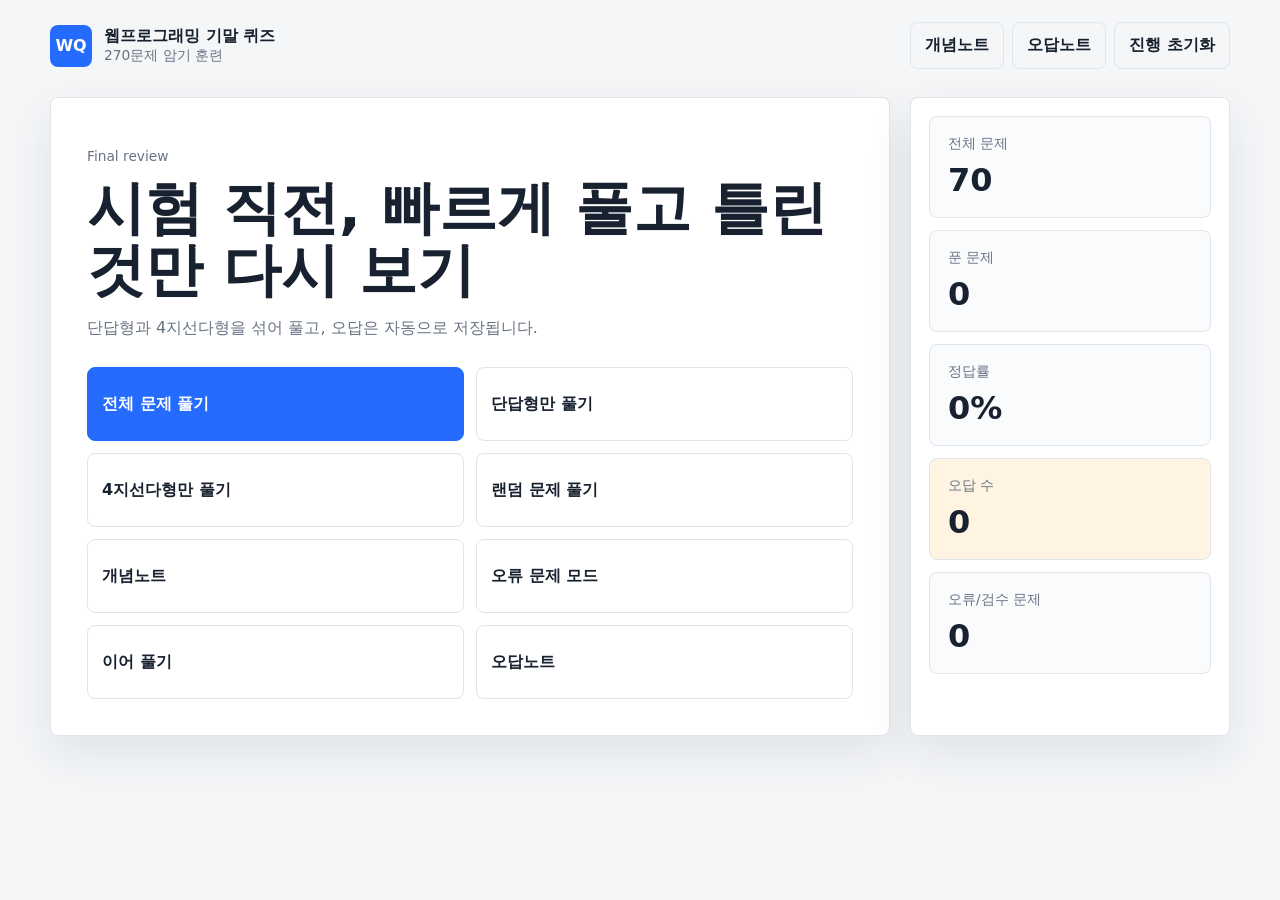
<file: index.html>
<!doctype html>
<html lang="ko">
  <head>
    <meta charset="UTF-8" />
    <meta name="viewport" content="width=device-width, initial-scale=1.0" />
    <title>웹프로그래밍 기말 270문제 퀴즈</title>
    <link rel="stylesheet" href="style.css" />
  </head>
  <body>
    <div class="app-shell">
      <header class="topbar">
        <button class="brand" type="button" data-action="home">
          <span class="brand-mark">WQ</span>
          <span>
            <strong>웹프로그래밍 기말 퀴즈</strong>
            <small>270문제 암기 훈련</small>
          </span>
        </button>
        <div class="topbar-actions">
          <button class="ghost-btn" type="button" data-action="glossary">개념노트</button>
          <button class="ghost-btn" type="button" data-action="wrong-note">오답노트</button>
          <button class="ghost-btn" type="button" data-action="reset-progress">진행 초기화</button>
        </div>
      </header>

      <main>
        <section id="homeView" class="view active">
          <div class="home-grid">
            <section class="intro-panel">
              <p class="eyebrow">Final review</p>
              <h1>시험 직전, 빠르게 풀고 틀린 것만 다시 보기</h1>
              <p class="intro-copy">단답형과 4지선다형을 섞어 풀고, 오답은 자동으로 저장됩니다.</p>
              <div class="mode-grid">
                <button class="mode-card primary" type="button" data-mode="all">전체 문제 풀기</button>
                <button class="mode-card" type="button" data-mode="short">단답형만 풀기</button>
                <button class="mode-card" type="button" data-mode="choice">4지선다형만 풀기</button>
                <button class="mode-card" type="button" data-mode="random">랜덤 문제 풀기</button>
                <button class="mode-card" type="button" data-action="glossary">개념노트</button>
                <button class="mode-card" type="button" data-mode="errors">오류 문제 모드</button>
                <button class="mode-card" type="button" data-mode="resume">이어 풀기</button>
                <button class="mode-card" type="button" data-mode="wrong">오답노트</button>
              </div>
            </section>

            <aside class="stats-panel">
              <div class="stat-card">
                <span>전체 문제</span>
                <strong id="totalCount">0</strong>
              </div>
              <div class="stat-card">
                <span>푼 문제</span>
                <strong id="answeredCount">0</strong>
              </div>
              <div class="stat-card">
                <span>정답률</span>
                <strong id="accuracyRate">0%</strong>
              </div>
              <div class="stat-card alert">
                <span>오답 수</span>
                <strong id="wrongCount">0</strong>
              </div>
              <div class="stat-card">
                <span>오류/검수 문제</span>
                <strong id="errorCount">0</strong>
              </div>
            </aside>
          </div>
        </section>

        <section id="quizView" class="view">
          <div class="quiz-layout">
            <section class="quiz-card">
              <div class="quiz-meta">
                <span id="questionProgress">1 / 270</span>
                <span id="categoryBadge" class="badge">카테고리</span>
                <span id="typeBadge" class="badge muted">유형</span>
              </div>
              <h2 id="questionText"></h2>
              <div id="answerArea" class="answer-area"></div>
              <div class="quiz-actions">
                <button class="secondary-btn" type="button" data-action="prev">이전</button>
                <button class="primary-btn" type="button" data-action="check">정답 확인</button>
                <button class="secondary-btn" type="button" data-action="next">다음</button>
              </div>
              <div class="utility-actions">
                <button class="ghost-btn" type="button" data-action="bookmark" id="bookmarkBtn">북마크</button>
                <button class="ghost-btn" type="button" data-action="toggle-wrong" id="wrongToggleBtn">오답노트 추가</button>
              </div>
              <div id="feedback" class="feedback hidden"></div>
            </section>

            <aside class="side-panel">
              <div>
                <span class="side-label">현재 세트</span>
                <strong id="sessionTitle">전체 문제</strong>
              </div>
              <div class="progress-track">
                <div id="progressBar" class="progress-bar"></div>
              </div>
              <button class="secondary-btn full" type="button" data-action="finish">결과 보기</button>
              <button class="ghost-btn full" type="button" data-action="home">홈으로</button>
            </aside>
          </div>
        </section>

        <section id="resultView" class="view">
          <section class="result-panel">
            <p class="eyebrow">Result</p>
            <h2>풀이 결과</h2>
            <div id="resultStats" class="result-grid"></div>
            <div id="categoryStats" class="category-list"></div>
            <div class="mode-grid compact">
              <button class="mode-card" type="button" data-mode="wrong-retry">오답만 다시 풀기</button>
              <button class="mode-card" type="button" data-mode="errors">오류 문제 확인</button>
              <button class="mode-card" type="button" data-mode="all">전체 다시 풀기</button>
              <button class="mode-card" type="button" data-mode="random30">랜덤 30문제 풀기</button>
              <button class="mode-card" type="button" data-action="home">홈으로 돌아가기</button>
            </div>
          </section>
        </section>

        <section id="wrongView" class="view">
          <section class="wrong-panel">
            <div class="section-head">
              <div>
                <p class="eyebrow">Wrong note</p>
                <h2>오답노트</h2>
              </div>
              <div class="topbar-actions">
                <button class="secondary-btn" type="button" data-action="retry-wrong">오답만 다시 풀기</button>
                <button class="ghost-btn danger" type="button" data-action="clear-wrong">전체 오답 초기화</button>
              </div>
            </div>
            <label class="toggle-line">
              <input id="showAnswersToggle" type="checkbox" />
              정답 보이기
            </label>
            <div id="wrongList" class="wrong-list"></div>
          </section>
        </section>

        <section id="glossaryView" class="view">
          <section class="glossary-panel">
            <div class="section-head">
              <div>
                <p class="eyebrow">Concept note</p>
                <h2>정답 단어노트</h2>
              </div>
              <button class="ghost-btn" type="button" data-action="home">홈으로</button>
            </div>
            <div class="glossary-tools">
              <input id="glossarySearch" class="short-input" type="search" placeholder="프롬프트, GitHub, WFM 검색" />
              <select id="glossaryCategory" class="filter-select">
                <option value="all">전체 카테고리</option>
                <option value="AI 기획">AI 기획</option>
                <option value="바이브 코딩">바이브 코딩</option>
                <option value="배포 및 관리">배포 및 관리</option>
                <option value="HTML">HTML</option>
                <option value="피지컬 AI">피지컬 AI</option>
                <option value="기타">기타</option>
              </select>
            </div>
            <div id="glossaryCount" class="side-label"></div>
            <div id="glossaryList" class="glossary-list"></div>
          </section>
        </section>
      </main>
    </div>

    <script src="cleanedQuestions.js?v=cleaned-review"></script>
    <script src="glossary.js?v=concept-note"></script>
    <script src="script.js?v=concept-note"></script>
  </body>
</html>
</file>
<file: style.css>
:root {
  --bg: #f4f6f8;
  --panel: #ffffff;
  --text: #18212f;
  --muted: #687386;
  --line: #dfe5ed;
  --primary: #246bfe;
  --primary-dark: #174fc2;
  --ok: #117a48;
  --bad: #bc2f32;
  --warn-bg: #fff4e1;
  --shadow: 0 18px 48px rgba(31, 42, 62, 0.09);
}

* {
  box-sizing: border-box;
}

body {
  margin: 0;
  min-height: 100vh;
  background: var(--bg);
  color: var(--text);
  font-family: "Pretendard", "Segoe UI", system-ui, sans-serif;
}

button,
input,
select {
  font: inherit;
}

button {
  cursor: pointer;
}

.app-shell {
  width: min(1180px, calc(100% - 32px));
  margin: 0 auto;
  padding: 22px 0 48px;
}

.topbar,
.section-head,
.quiz-meta,
.quiz-actions,
.utility-actions,
.topbar-actions {
  display: flex;
  align-items: center;
}

.topbar {
  justify-content: space-between;
  gap: 16px;
  margin-bottom: 28px;
}

.brand {
  display: flex;
  align-items: center;
  gap: 12px;
  border: 0;
  background: transparent;
  color: var(--text);
  text-align: left;
  padding: 0;
}

.brand-mark {
  display: grid;
  place-items: center;
  width: 42px;
  height: 42px;
  border-radius: 8px;
  background: var(--primary);
  color: white;
  font-weight: 800;
}

.brand small,
.stat-card span,
.side-label,
.eyebrow {
  display: block;
  color: var(--muted);
  font-size: 0.86rem;
}

.topbar-actions {
  gap: 8px;
  flex-wrap: wrap;
  justify-content: flex-end;
}

.view {
  display: none;
}

.view.active {
  display: block;
}

.home-grid,
.quiz-layout {
  display: grid;
  grid-template-columns: minmax(0, 1fr) 320px;
  gap: 20px;
}

.intro-panel,
.stats-panel,
.quiz-card,
.side-panel,
.result-panel,
.wrong-panel,
.glossary-panel {
  background: var(--panel);
  border: 1px solid var(--line);
  border-radius: 8px;
  box-shadow: var(--shadow);
}

.intro-panel,
.quiz-card,
.result-panel,
.wrong-panel,
.glossary-panel {
  padding: clamp(22px, 4vw, 36px);
}

.intro-panel h1,
.result-panel h2,
.wrong-panel h2,
.glossary-panel h2 {
  margin: 8px 0 12px;
  font-size: clamp(2rem, 5vw, 3.6rem);
  line-height: 1.08;
}

.quiz-card h2 {
  margin: 22px 0;
  font-size: clamp(1.35rem, 2.7vw, 2.1rem);
  line-height: 1.45;
}

.intro-copy {
  color: var(--muted);
  line-height: 1.7;
  margin: 0 0 26px;
}

.mode-grid {
  display: grid;
  grid-template-columns: repeat(2, minmax(0, 1fr));
  gap: 12px;
}

.mode-grid.compact {
  grid-template-columns: repeat(4, minmax(0, 1fr));
  margin-top: 24px;
}

.mode-card,
.primary-btn,
.secondary-btn,
.ghost-btn,
.choice-btn {
  border-radius: 8px;
  border: 1px solid var(--line);
  min-height: 46px;
  padding: 12px 14px;
  background: white;
  color: var(--text);
  font-weight: 700;
}

.mode-card {
  text-align: left;
  min-height: 74px;
}

.mode-card.primary,
.primary-btn {
  background: var(--primary);
  border-color: var(--primary);
  color: white;
}

.primary-btn:hover,
.mode-card.primary:hover {
  background: var(--primary-dark);
}

.secondary-btn {
  background: #edf3ff;
  border-color: #c9d9ff;
  color: var(--primary-dark);
}

.ghost-btn {
  background: transparent;
  min-height: 40px;
}

.ghost-btn.danger {
  color: var(--bad);
}

.stats-panel,
.side-panel {
  padding: 18px;
}

.stat-card {
  padding: 18px;
  border: 1px solid var(--line);
  border-radius: 8px;
  background: #fafbfd;
  margin-bottom: 12px;
}

.stat-card strong {
  display: block;
  margin-top: 8px;
  font-size: 2rem;
}

.stat-card.alert {
  background: var(--warn-bg);
}

.quiz-meta {
  gap: 8px;
  flex-wrap: wrap;
}

.badge {
  border-radius: 999px;
  padding: 6px 10px;
  background: #e8f0ff;
  color: var(--primary-dark);
  font-size: 0.86rem;
  font-weight: 800;
}

.badge.muted {
  background: #eef1f5;
  color: var(--muted);
}

.answer-area {
  margin: 20px 0;
}

.short-input {
  width: 100%;
  min-height: 56px;
  border: 1px solid var(--line);
  border-radius: 8px;
  padding: 14px 16px;
  background: #fbfcfe;
}

.filter-select {
  width: 100%;
  min-height: 56px;
  border: 1px solid var(--line);
  border-radius: 8px;
  padding: 0 14px;
  background: #fbfcfe;
}

.choice-grid {
  display: grid;
  gap: 10px;
}

.choice-btn {
  width: 100%;
  text-align: left;
  line-height: 1.55;
}

.choice-btn.selected {
  border-color: var(--primary);
  background: #edf3ff;
}

.quiz-actions {
  gap: 10px;
  flex-wrap: wrap;
}

.quiz-actions button {
  flex: 1;
}

.utility-actions {
  gap: 8px;
  margin-top: 12px;
  flex-wrap: wrap;
}

.feedback {
  margin-top: 18px;
  padding: 16px;
  border-radius: 8px;
  line-height: 1.6;
  background: #f6f8fb;
  border: 1px solid var(--line);
}

.feedback.correct {
  border-color: #b9e3cd;
  background: #edf9f2;
}

.feedback.wrong {
  border-color: #f0b6b7;
  background: #fff0f0;
}

.feedback.review {
  border-color: #f3d08a;
  background: #fff8e8;
}

.answer-note-box {
  margin-top: 14px;
  padding: 14px;
  border: 1px solid #c9d9ff;
  border-radius: 8px;
  background: #f5f8ff;
}

.answer-note-box p {
  margin: 8px 0;
}

.hidden {
  display: none;
}

.side-panel {
  display: flex;
  flex-direction: column;
  gap: 16px;
  height: fit-content;
}

.progress-track {
  height: 10px;
  background: #e7ebf1;
  border-radius: 999px;
  overflow: hidden;
}

.progress-bar {
  width: 0;
  height: 100%;
  background: var(--primary);
}

.full {
  width: 100%;
}

.result-grid {
  display: grid;
  grid-template-columns: repeat(5, minmax(0, 1fr));
  gap: 10px;
}

.result-item,
.category-item,
.wrong-item {
  border: 1px solid var(--line);
  border-radius: 8px;
  background: #fafbfd;
  padding: 14px;
}

.result-item strong {
  display: block;
  margin-top: 6px;
  font-size: 1.6rem;
}

.category-list {
  display: grid;
  gap: 8px;
  margin-top: 18px;
}

.category-item {
  display: flex;
  justify-content: space-between;
  gap: 12px;
}

.wrong-panel .section-head {
  justify-content: space-between;
  gap: 16px;
}

.glossary-panel .section-head {
  justify-content: space-between;
  gap: 16px;
}

.glossary-tools {
  display: grid;
  grid-template-columns: minmax(0, 1fr) 220px;
  gap: 12px;
  margin: 18px 0 12px;
}

.glossary-list {
  display: grid;
  grid-template-columns: repeat(2, minmax(0, 1fr));
  gap: 12px;
  margin-top: 14px;
}

.glossary-card {
  border: 1px solid var(--line);
  border-radius: 8px;
  background: #fafbfd;
  padding: 16px;
}

.glossary-summary {
  display: flex;
  justify-content: space-between;
  align-items: flex-start;
  gap: 12px;
  width: 100%;
  border: 0;
  background: transparent;
  padding: 0;
  color: var(--text);
  text-align: left;
}

.glossary-summary strong {
  display: block;
  font-size: 1.15rem;
}

.glossary-summary small {
  display: block;
  margin-top: 5px;
  color: var(--muted);
  line-height: 1.4;
}

.glossary-card p {
  color: var(--muted);
  line-height: 1.65;
}

.glossary-detail {
  border-top: 1px solid var(--line);
  margin-top: 12px;
  padding-top: 12px;
}

.glossary-detail ul {
  margin: 8px 0 0;
  padding-left: 20px;
  color: var(--muted);
  line-height: 1.65;
}

.toggle-line {
  display: inline-flex;
  align-items: center;
  gap: 8px;
  margin: 12px 0 18px;
  color: var(--muted);
}

.wrong-list {
  display: grid;
  gap: 12px;
}

.wrong-item h3 {
  margin: 0 0 8px;
  line-height: 1.45;
}

.wrong-item p {
  margin: 6px 0;
  color: var(--muted);
}

@media (max-width: 860px) {
  .app-shell {
    width: min(100% - 20px, 720px);
    padding-top: 14px;
  }

  .topbar,
  .home-grid,
  .quiz-layout,
  .section-head {
    display: block;
  }

  .topbar-actions {
    justify-content: stretch;
    margin-top: 14px;
  }

  .topbar-actions button,
  .mode-grid.compact {
    width: 100%;
  }

  .stats-panel,
  .side-panel {
    margin-top: 16px;
  }

  .mode-grid,
  .mode-grid.compact,
  .result-grid,
  .glossary-tools,
  .glossary-list {
    grid-template-columns: 1fr;
  }

  .mode-card,
  .primary-btn,
  .secondary-btn,
  .ghost-btn,
  .choice-btn {
    min-height: 52px;
  }
}
</file>
